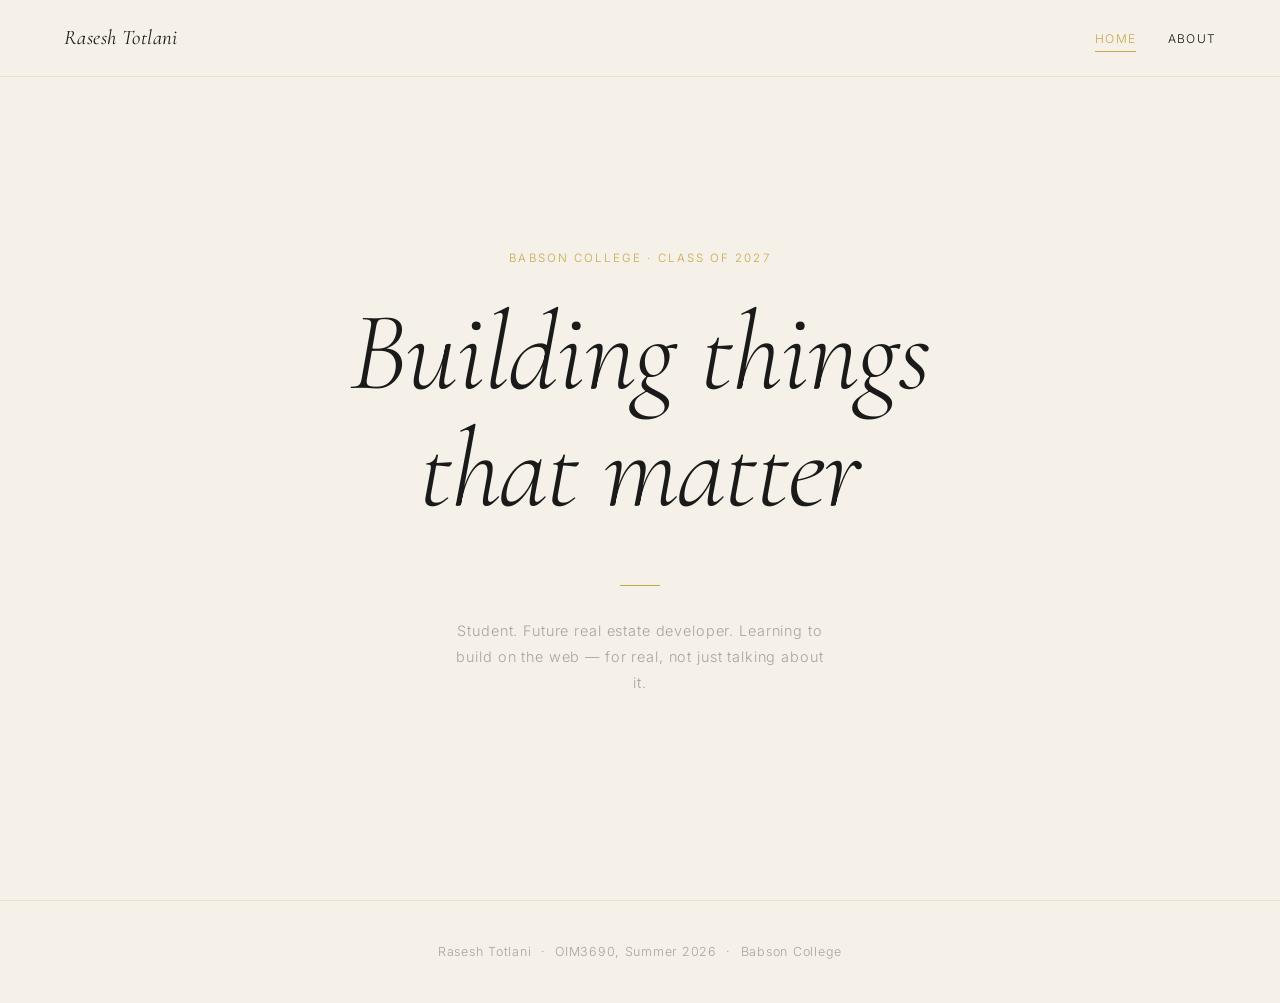
<file: index.html>
<!DOCTYPE html>
<html lang="en">
<head>
  <meta charset="UTF-8" />
  <meta name="viewport" content="width=device-width, initial-scale=1.0" />
  <title>Rasesh Totlani</title>
  <link rel="preconnect" href="https://fonts.googleapis.com" />
  <link rel="preconnect" href="https://fonts.gstatic.com" crossorigin />
  <link href="https://fonts.googleapis.com/css2?family=Cormorant+Garamond:ital,wght@0,300;0,400;1,300;1,400&family=Inter:wght@300;400;500&display=swap" rel="stylesheet" />
  <link rel="stylesheet" href="styles.css" />
</head>
<body>

  <header>
    <a href="index.html" class="site-name">Rasesh Totlani</a>
    <nav>
      <a href="index.html" class="active">Home</a>
      <a href="about-me.html">About</a>
    </nav>
  </header>

  <main>

    <section class="hero">
      <p class="hero-eyebrow">Babson College · Class of 2027</p>
      <h1>Building things<br>that matter</h1>
      <div class="hero-divider"></div>
      <p class="hero-sub">Student. Future real estate developer. Learning to build on the web — for real, not just talking about it.</p>
    </section>

  </main>

  <footer>
    Rasesh Totlani &nbsp;·&nbsp; OIM3690, Summer 2026 &nbsp;·&nbsp; Babson College
  </footer>

</body>
</html>
</file>
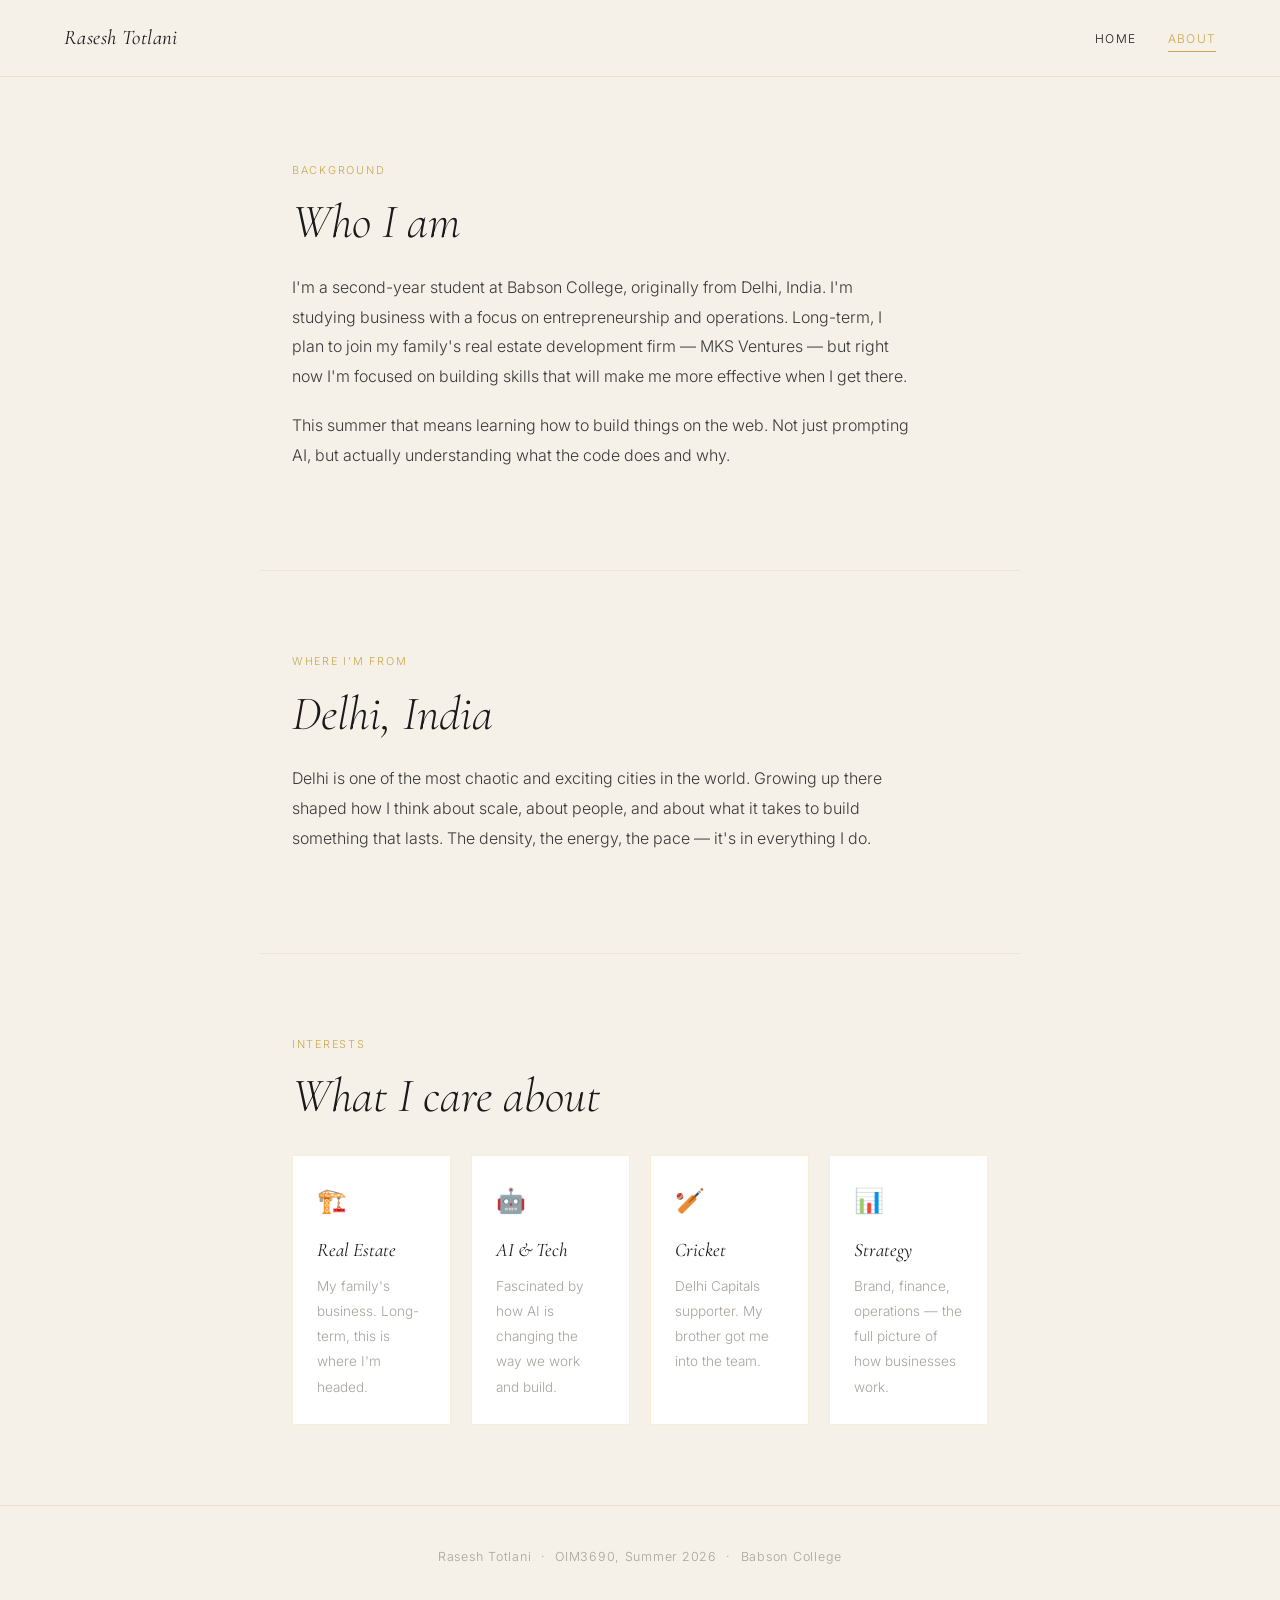
<file: about-me.html>
<!DOCTYPE html>
<html lang="en">
<head>
  <meta charset="UTF-8" />
  <meta name="viewport" content="width=device-width, initial-scale=1.0" />
  <title>About — Rasesh Totlani</title>
  <link rel="preconnect" href="https://fonts.googleapis.com" />
  <link rel="preconnect" href="https://fonts.gstatic.com" crossorigin />
  <link href="https://fonts.googleapis.com/css2?family=Cormorant+Garamond:ital,wght@0,300;0,400;1,300;1,400&family=Inter:wght@300;400;500&display=swap" rel="stylesheet" />
  <link rel="stylesheet" href="styles.css" />
</head>
<body>

  <header>
    <a href="index.html" class="site-name">Rasesh Totlani</a>
    <nav>
      <a href="index.html">Home</a>
      <a href="about-me.html" class="active">About</a>
    </nav>
  </header>

  <div class="page-wrap">

    <section>
      <p class="section-label">Background</p>
      <h2>Who I am</h2>
      <p>
        I'm a second-year student at Babson College, originally from Delhi, India. I'm studying business with a focus on entrepreneurship and operations. Long-term, I plan to join my family's real estate development firm — MKS Ventures — but right now I'm focused on building skills that will make me more effective when I get there.
      </p>
      <p>
        This summer that means learning how to build things on the web. Not just prompting AI, but actually understanding what the code does and why.
      </p>
    </section>

    <section>
      <p class="section-label">Where I'm from</p>
      <h2>Delhi, India</h2>
      <p>
        Delhi is one of the most chaotic and exciting cities in the world. Growing up there shaped how I think about scale, about people, and about what it takes to build something that lasts. The density, the energy, the pace — it's in everything I do.
      </p>
    </section>

    <section>
      <p class="section-label">Interests</p>
      <h2>What I care about</h2>

      <div class="interests-grid">
        <div class="interest-card">
          <span class="icon">🏗️</span>
          <h3>Real Estate</h3>
          <p>My family's business. Long-term, this is where I'm headed.</p>
        </div>
        <div class="interest-card">
          <span class="icon">🤖</span>
          <h3>AI & Tech</h3>
          <p>Fascinated by how AI is changing the way we work and build.</p>
        </div>
        <div class="interest-card">
          <span class="icon">🏏</span>
          <h3>Cricket</h3>
          <p>Delhi Capitals supporter. My brother got me into the team.</p>
        </div>
        <div class="interest-card">
          <span class="icon">📊</span>
          <h3>Strategy</h3>
          <p>Brand, finance, operations — the full picture of how businesses work.</p>
        </div>
      </div>
    </section>

  </div>

  <footer>
    Rasesh Totlani &nbsp;·&nbsp; OIM3690, Summer 2026 &nbsp;·&nbsp; Babson College
  </footer>

</body>
</html>
</file>
<file: styles.css>
/* Rasesh Totlani — Personal Site
   username.github.io */

*, *::before, *::after { box-sizing: border-box; margin: 0; padding: 0; }

:root {
  --gold:     #C9A84C;
  --cream:    #F5F0E8;
  --charcoal: #1A1A1A;
  --grey:     #A8A39D;
  --white:    #FFFFFF;
  --display:  'Cormorant Garamond', Georgia, serif;
  --body:     'Inter', Helvetica, sans-serif;
}

html { scroll-behavior: smooth; }

body {
  background: var(--cream);
  color: var(--charcoal);
  font-family: var(--body);
  font-weight: 300;
  line-height: 1.75;
  overflow-x: hidden;
}

img {
  max-width: 100%;
  height: auto;
}

a {
  color: var(--gold);
  text-decoration: none;
}

a:hover {
  text-decoration: underline;
}

/* ── NAV ── */
header {
  position: fixed;
  top: 0; left: 0;
  width: 100%;
  z-index: 100;
  display: flex;
  align-items: center;
  justify-content: space-between;
  padding: 1.25rem 3rem;
  background: rgba(245, 240, 232, 0.93);
  backdrop-filter: blur(8px);
  border-bottom: 1px solid rgba(201, 168, 76, 0.2);
}

.site-name {
  font-family: var(--display);
  font-size: 1.3rem;
  font-weight: 400;
  font-style: italic;
  color: var(--charcoal);
  text-decoration: none;
  letter-spacing: 0.02em;
}

nav {
  display: flex;
  gap: 2rem;
}

nav a {
  font-family: var(--body);
  font-size: 0.75rem;
  letter-spacing: 0.1em;
  text-transform: uppercase;
  color: var(--charcoal);
  text-decoration: none;
  position: relative;
  transition: color 0.2s;
}

nav a::after {
  content: '';
  position: absolute;
  bottom: -3px; left: 0;
  width: 0; height: 1px;
  background: var(--gold);
  transition: width 0.3s ease;
}

nav a:hover { color: var(--gold); }
nav a:hover::after,
nav a.active::after { width: 100%; }
nav a.active { color: var(--gold); }

/* ── HERO ── */
.hero {
  min-height: 100vh;
  display: flex;
  flex-direction: column;
  align-items: center;
  justify-content: center;
  text-align: center;
  padding: 8rem 2rem 4rem;
}

.hero-eyebrow {
  font-family: var(--body);
  font-size: 0.72rem;
  letter-spacing: 0.18em;
  text-transform: uppercase;
  color: var(--gold);
  margin-bottom: 1.5rem;
}

.hero h1 {
  font-family: var(--display);
  font-size: clamp(3.5rem, 9vw, 7rem);
  font-weight: 300;
  font-style: italic;
  color: var(--charcoal);
  line-height: 1.05;
  letter-spacing: -0.01em;
  margin-bottom: 1.5rem;
}

.hero-sub {
  font-family: var(--body);
  font-size: 0.9rem;
  color: var(--grey);
  letter-spacing: 0.06em;
  max-width: 380px;
  line-height: 1.8;
}

.hero-divider {
  width: 40px;
  height: 1px;
  background: var(--gold);
  margin: 2rem auto;
}

/* ── SECTIONS ── */
.page-wrap {
  padding-top: 80px;
}

section {
  max-width: 760px;
  margin: 0 auto;
  padding: 5rem 2rem;
  border-bottom: 1px solid rgba(201, 168, 76, 0.15);
}

section:last-of-type {
  border-bottom: none;
}

.section-label {
  font-family: var(--body);
  font-size: 0.68rem;
  letter-spacing: 0.16em;
  text-transform: uppercase;
  color: var(--gold);
  margin-bottom: 1rem;
}

section h2 {
  font-family: var(--display);
  font-size: clamp(2rem, 4vw, 3rem);
  font-weight: 300;
  font-style: italic;
  color: var(--charcoal);
  margin-bottom: 1.5rem;
  line-height: 1.1;
}

section p {
  font-size: 1rem;
  color: #3a3a3a;
  margin-bottom: 1.25rem;
  line-height: 1.85;
  max-width: 620px;
}

/* ── INTERESTS GRID ── */
.interests-grid {
  display: grid;
  grid-template-columns: 1fr;
  gap: 1.25rem;
  margin-top: 2rem;
}

.interest-card {
  background: var(--white);
  border: 1px solid rgba(201, 168, 76, 0.2);
  padding: 1.5rem;
  transition: transform 0.2s, box-shadow 0.2s;
}

.interest-card:hover {
  transform: translateY(-3px);
  box-shadow: 0 8px 24px rgba(0,0,0,0.06);
}

.interest-card .icon {
  font-size: 1.5rem;
  display: block;
  margin-bottom: 0.75rem;
}

.interest-card h3 {
  font-family: var(--display);
  font-size: 1.2rem;
  font-weight: 400;
  font-style: italic;
  color: var(--charcoal);
  margin-bottom: 0.4rem;
}

.interest-card p {
  font-size: 0.85rem;
  color: var(--grey);
  margin: 0;
  max-width: none;
}

/* ── FOOTER ── */
footer {
  text-align: center;
  padding: 2.5rem 2rem;
  font-family: var(--body);
  font-size: 0.78rem;
  color: var(--grey);
  border-top: 1px solid rgba(201, 168, 76, 0.2);
  letter-spacing: 0.06em;
}

/* ── RESPONSIVE ── */
@media (min-width: 576px) {
  .interests-grid {
    grid-template-columns: repeat(2, 1fr);
  }
}

@media (min-width: 768px) {
  .interests-grid {
    grid-template-columns: repeat(2, 1fr);
  }

  header {
    padding: 1.25rem 4rem;
  }
}

@media (min-width: 1024px) {
  .interests-grid {
    grid-template-columns: repeat(4, 1fr);
  }
}

@media (max-width: 600px) {
  header {
    padding: 1rem 1.5rem;
  }

  nav {
    gap: 1.25rem;
  }

  nav a {
    font-size: 0.68rem;
  }

  section {
    padding: 3.5rem 1.5rem;
  }
}
</file>
